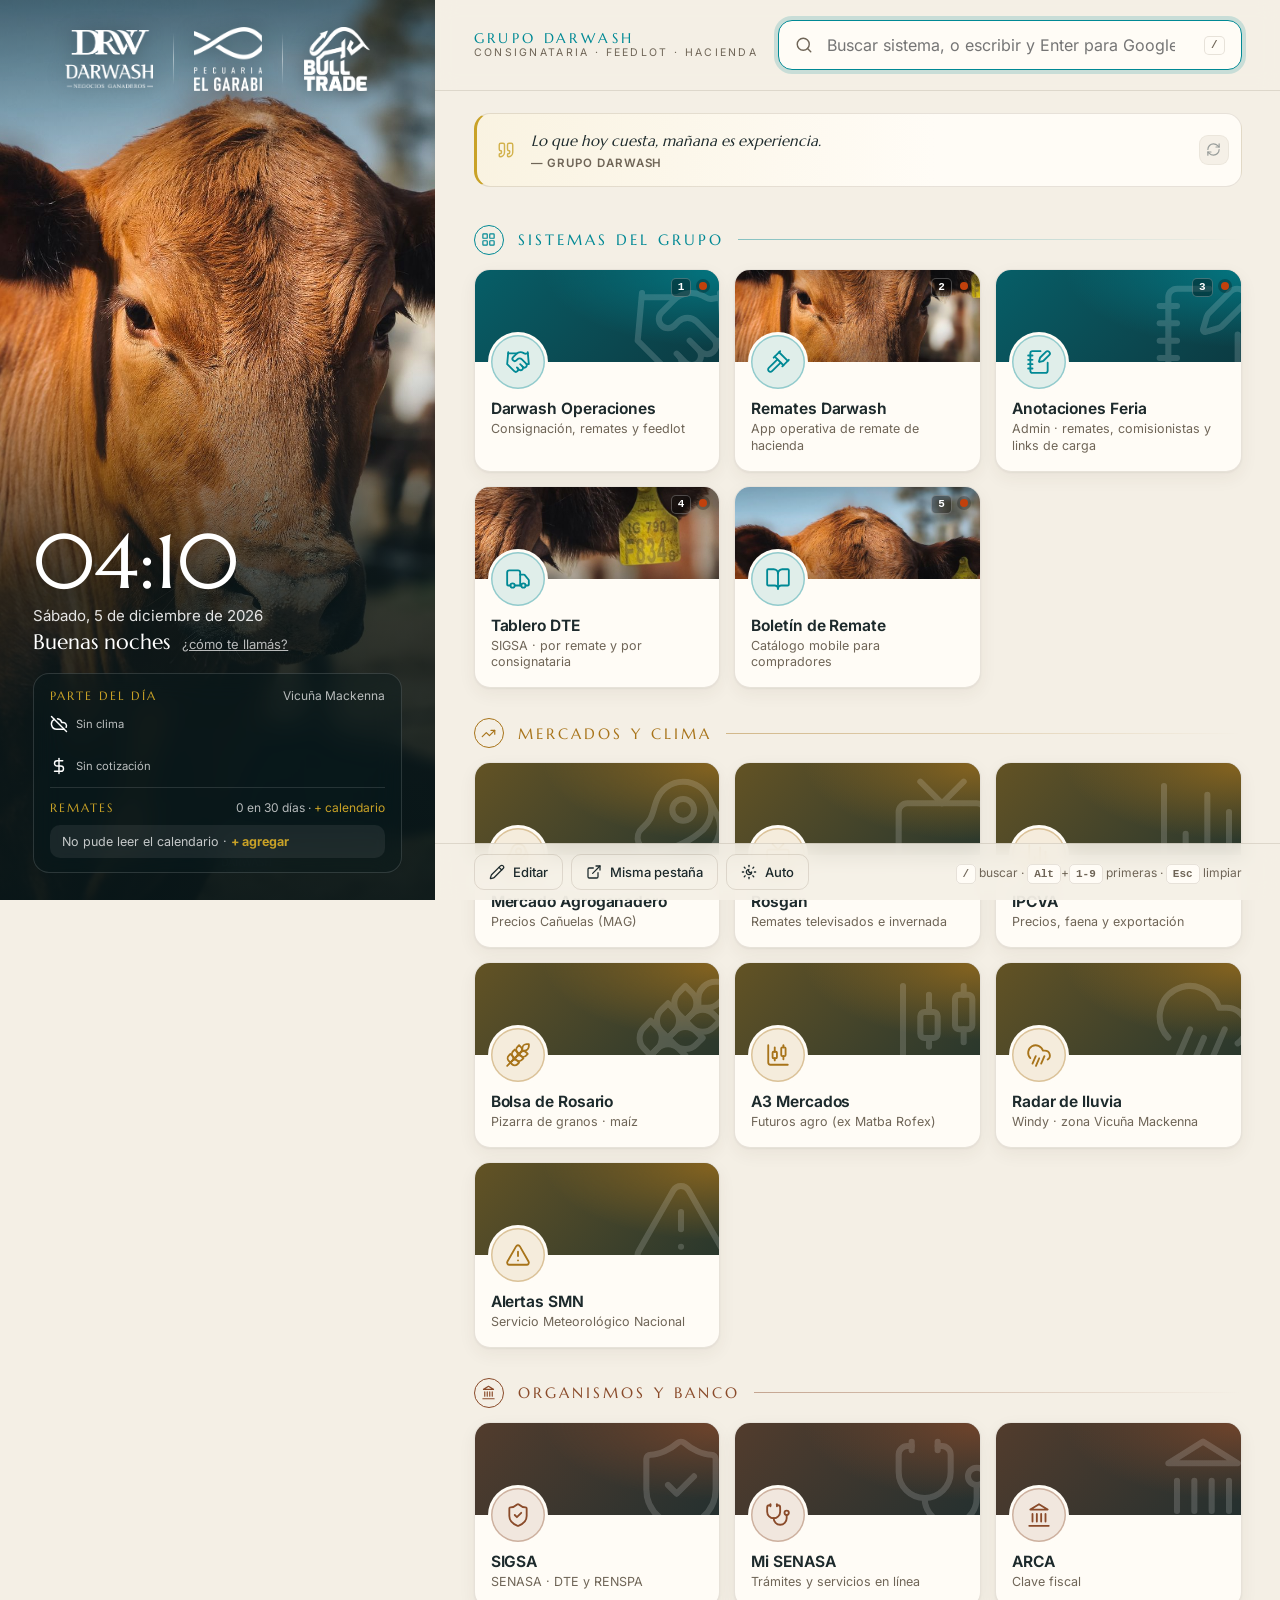
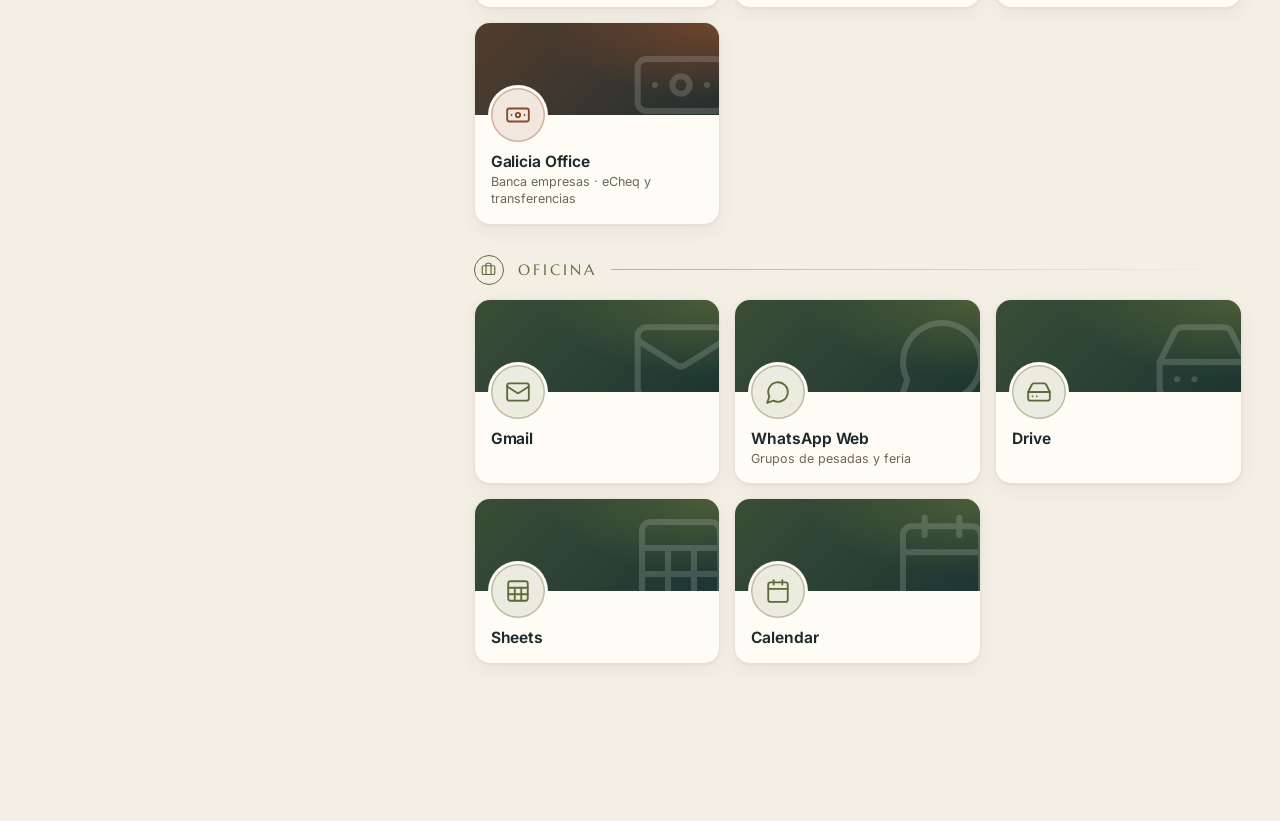
<file: index.html>
<!doctype html>
<html lang="es-AR">
<head>
  <meta charset="utf-8">
  <meta name="viewport" content="width=device-width, initial-scale=1">
  <title>Grupo Darwash · Inicio</title>
  <meta name="theme-color" content="#0B3B40">
  <link rel="manifest" href="site.webmanifest">
  <link rel="icon" href="icons/icon-128.png">
  <link rel="apple-touch-icon" href="icons/icon-512.png">
  <link rel="preload" href="img/hero.jpg" as="image">
  <link rel="stylesheet" href="styles.css">
</head>
<body>
  <div class="layout">
    <!-- ===== Panel foto ===== -->
    <aside class="hero">
      <img class="hero-img" src="img/hero.jpg" alt="">
      <div class="hero-shade"></div>

      <div class="hero-top">
        <div class="grupo-logos">
          <img class="gl gl-drw" src="img/logo-white.png" alt="Darwash · Negocios Ganaderos">
          <span class="gl-sep"></span>
          <img class="gl gl-gar" src="img/garabi-white.png" alt="Pecuaria El Garabí">
          <span class="gl-sep"></span>
          <img class="gl gl-bt" src="img/bulltrade-white.png" alt="Bulltrade">
        </div>
      </div>

      <div class="hero-bottom">
        <div class="clock" id="clock">--:--</div>
        <div class="date" id="date"></div>
        <div class="greet" id="greet"></div>

        <div class="parte">
          <div class="parte-h"><span>Parte del día</span><small id="lugar"></small></div>
          <div class="row" id="weatherChip"><i data-lucide="cloud-sun"></i><span>Cargando clima…</span></div>
          <div class="forecast" id="forecast"></div>
          <div class="row" id="dolarChip"><i data-lucide="dollar-sign"></i><span>Cargando dólar…</span></div>
          <div class="cal" id="calRemates" hidden></div>
        </div>
      </div>
    </aside>

    <!-- ===== Apps ===== -->
    <div class="col">
      <header class="top">
        <div class="brand-mini">
          <div>
            <div class="brand-name">GRUPO DARWASH</div>
            <div class="brand-sub" id="brandSub">Consignataria · Feedlot · Hacienda</div>
          </div>
        </div>
        <label class="search">
          <i data-lucide="search"></i>
          <input id="q" type="search" autocomplete="off" spellcheck="false"
                 placeholder="Buscar sistema, o escribir y Enter para Google">
          <kbd>/</kbd>
        </label>
      </header>

      <section class="frase" id="frase" hidden></section>
      <main id="content"></main>

      <footer class="bar">
        <button class="btn ghost" id="btnEdit"><i data-lucide="pencil"></i><span>Editar</span></button>
        <button class="btn ghost" id="btnTab" title="Abrir apps en pestaña nueva"><i data-lucide="external-link"></i><span>Misma pestaña</span></button>
        <button class="btn ghost" id="btnTheme" title="Tema"><i data-lucide="sun-moon"></i><span>Auto</span></button>
        <span class="spacer"></span>
        <span class="hint"><kbd>/</kbd> buscar · <kbd>Alt</kbd>+<kbd>1-9</kbd> primeras · <kbd>Esc</kbd> limpiar</span>
        <div class="edit-actions" id="editActions" hidden>
          <button class="btn" id="btnExport"><i data-lucide="download"></i><span>Exportar config.js</span></button>
          <label class="btn"><i data-lucide="upload"></i><span>Importar</span><input type="file" id="fileImport" accept=".js,.json" hidden></label>
          <button class="btn danger" id="btnReset"><i data-lucide="rotate-ccw"></i><span>Restaurar</span></button>
        </div>
      </footer>
    </div>
  </div>

  <dialog id="dlg">
    <form id="frm" method="dialog">
      <h3 id="dlgTitle">App</h3>
      <div class="grid2">
        <label>Nombre<input name="nombre" required></label>
        <label><span>Ícono · <a href="https://lucide.dev/icons" target="_blank" rel="noopener">ver lista</a></span>
          <span class="icon-input"><input name="icono" placeholder="truck"><span id="iconPreview"></span></span>
        </label>
      </div>
      <label>URL<input name="url" type="url" placeholder="https://…"></label>
      <label>Descripción<input name="desc"></label>
      <label><span>Foto de fondo · ruta del repo (la ven todos) o subí una (solo vos)</span>
        <span class="foto-input">
          <span id="fotoPreview" class="foto-prev vacia"></span>
          <input name="foto" placeholder="img/cards/tablero-dte.jpg">
          <label class="btn sm"><i data-lucide="image-up"></i><span>Subir</span><input type="file" id="fotoFile" accept="image/*" hidden></label>
          <button type="button" class="btn sm ghost" id="fotoQuitar" title="Quitar foto"><i data-lucide="x"></i></button>
        </span>
      </label>
      <div class="grid2">
        <label>Sección<input name="seccion" list="secList" required></label>
        <label class="checks">
          <span><input type="checkbox" name="fav"> Favorita</span>
          <span><input type="checkbox" name="ping"> Chequear estado</span>
        </label>
      </div>
      <datalist id="secList"></datalist>
      <div class="dlg-actions">
        <button type="button" class="btn danger" id="btnDelete">Borrar</button>
        <span class="spacer"></span>
        <button type="button" class="btn ghost" id="btnCancel">Cancelar</button>
        <button type="submit" class="btn primary" value="ok">Guardar</button>
      </div>
    </form>
  </dialog>

  <dialog id="dlgCal" class="dlg-cal"><div id="calBody"></div></dialog>

  <script src="lucide.min.js"></script>
  <script src="config.js"></script>
  <script src="frases.js"></script>
  <script src="app.js"></script>
</body>
</html>
</file>
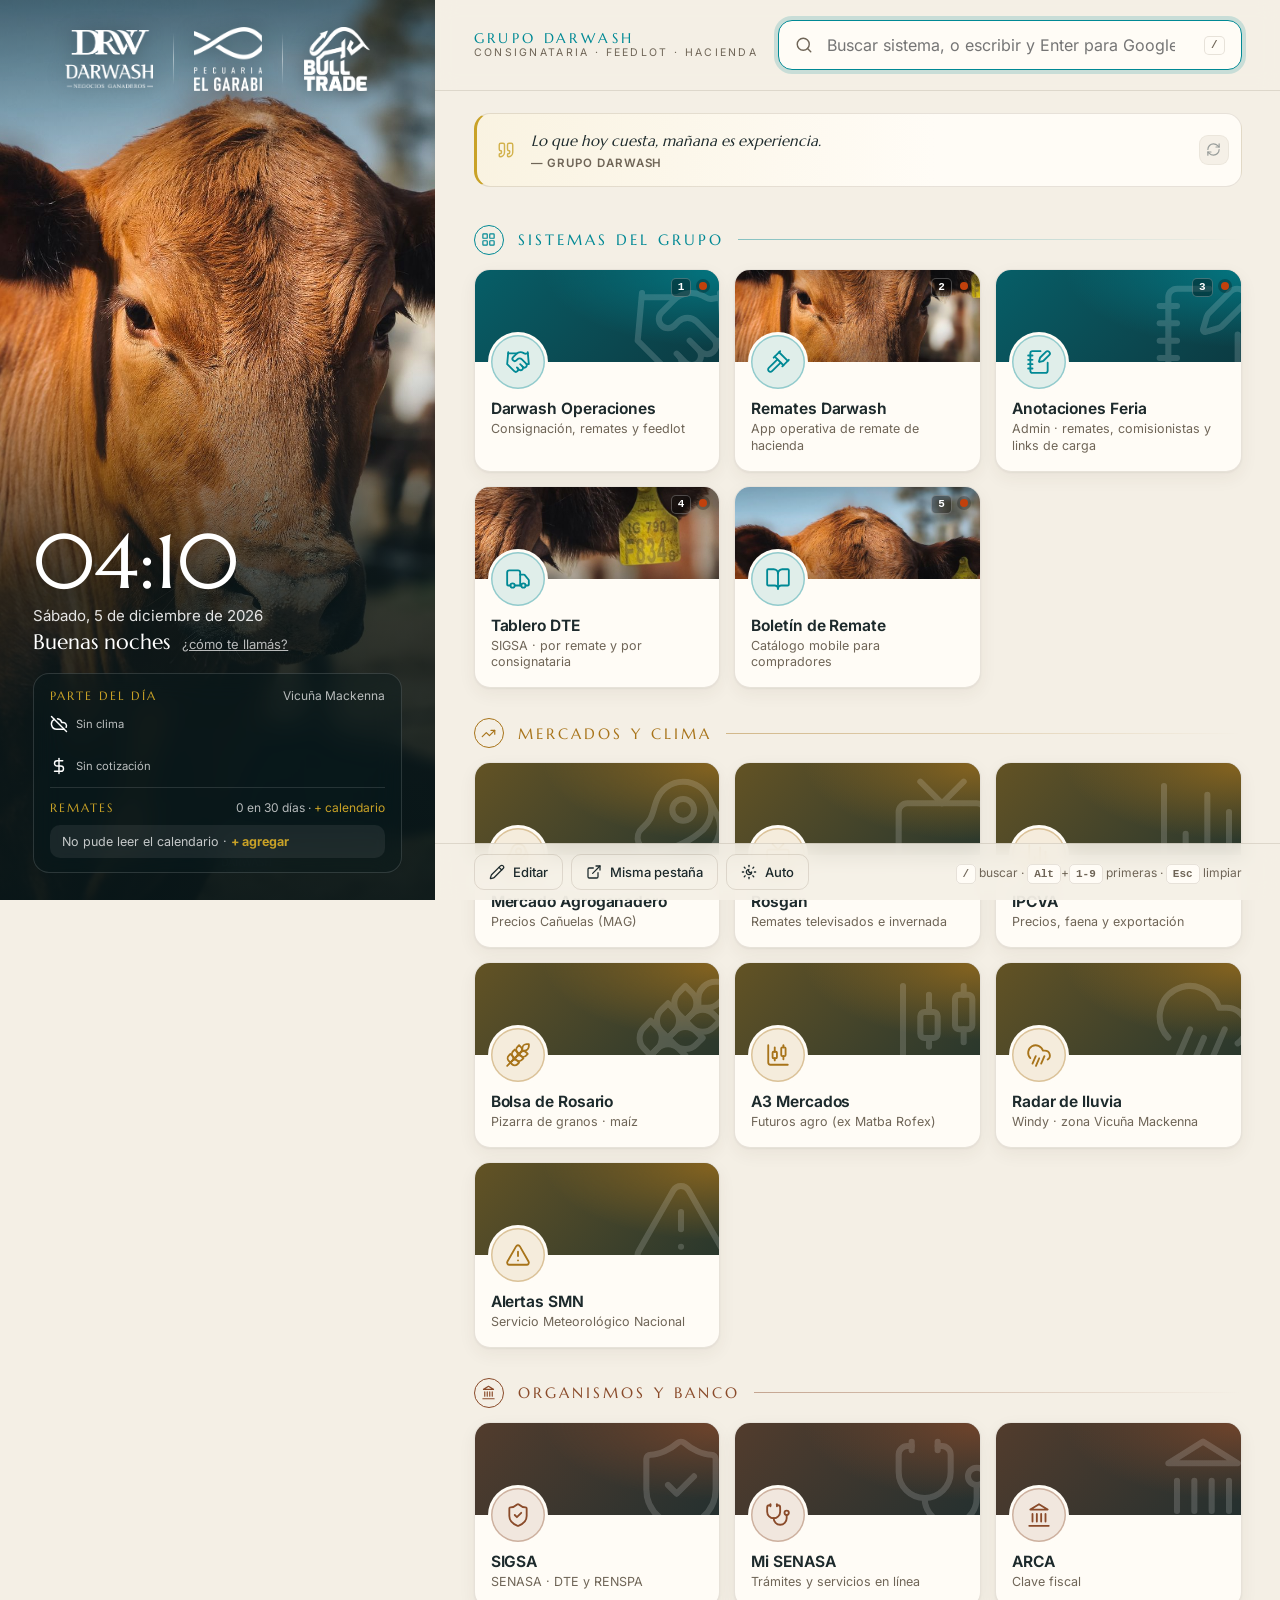
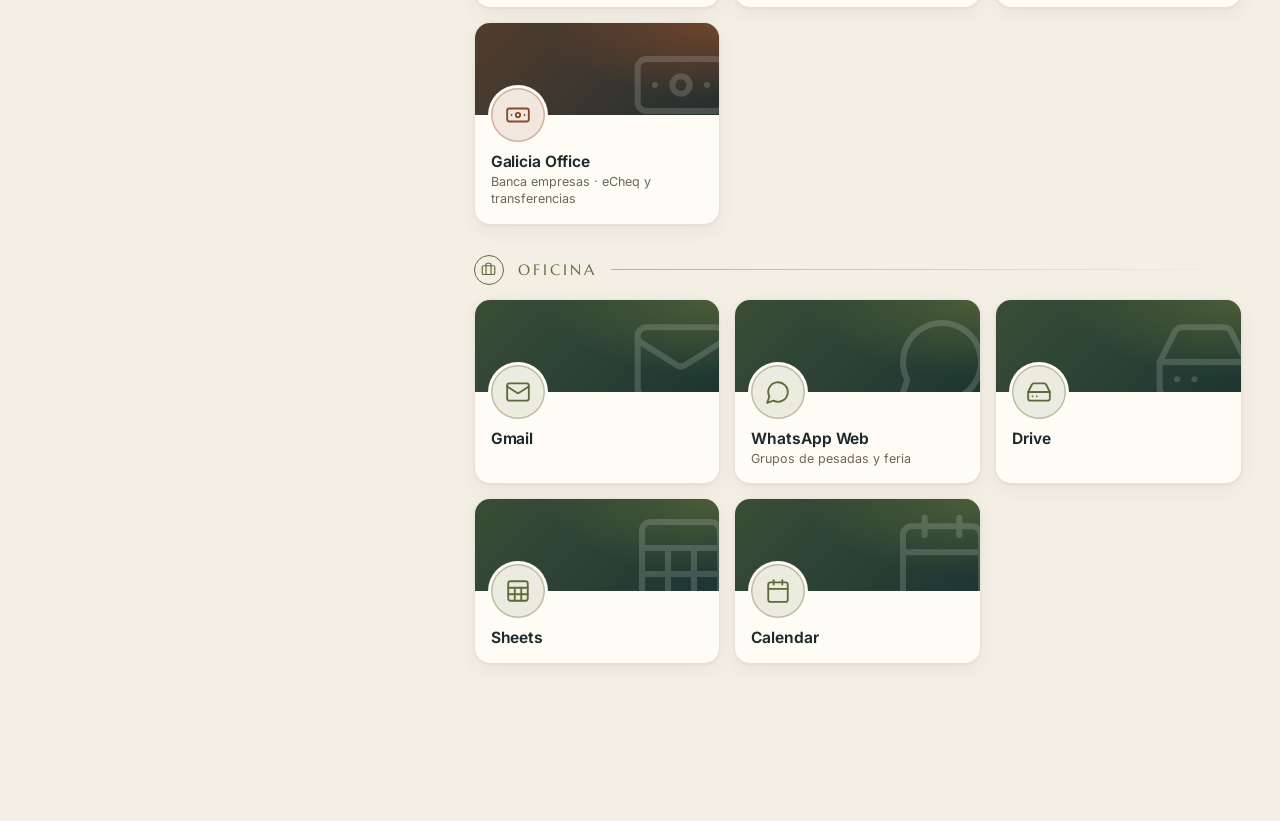
<file: extension-equipo/newtab.html>
<!doctype html>
<html lang="es-AR">
<head>
  <meta charset="utf-8">
  <title>Grupo Darwash · Inicio</title>
  <style>html,body{margin:0;height:100%;background:#0B3B40}</style>
  <script src="redirect.js"></script>
</head>
<body></body>
</html>
</file>
<file: styles.css>
@font-face { font-family: "Marcellus"; src: url("fonts/marcellus-latin-400-normal.woff2") format("woff2"); font-weight: 400; font-display: swap; }
@font-face { font-family: "InterV"; src: url("fonts/inter-latin-wght-normal.woff2") format("woff2"); font-weight: 100 900; font-display: swap; }

:root {
  --teal: #008995;
  --teal-d: #0B5C63;
  --navy: #122A42;
  --gold: #C9A227;
  --serif: "Marcellus", "Palatino Linotype", Georgia, serif;
  --sans: "InterV", "Segoe UI", system-ui, sans-serif;

  --bg: #F4EFE5;           /* papel / arena */
  --bg2: #EAE3D5;
  --card: #FFFCF6;
  --line: rgba(74, 52, 30, .13);
  --txt: #1D2A2C;
  --mut: #6F6557;
  --shadow: 0 1px 2px rgba(74,52,30,.06), 0 6px 18px rgba(74,52,30,.06);
  --shadow-h: 0 4px 10px rgba(74,52,30,.08), 0 18px 40px rgba(74,52,30,.14);
  color-scheme: light;
}
@media (prefers-color-scheme: dark) {
  :root:not([data-theme="light"]) {
    --bg: #101816; --bg2: #16211F; --card: #172220; --line: rgba(233,222,200,.09);
    --txt: #EDE6D8; --mut: #A39A89; --shadow: none; --shadow-h: 0 16px 40px rgba(0,0,0,.5);
    color-scheme: dark;
  }
}
:root[data-theme="dark"] {
  --bg: #101816; --bg2: #16211F; --card: #172220; --line: rgba(233,222,200,.09);
  --txt: #EDE6D8; --mut: #A39A89; --shadow: none; --shadow-h: 0 16px 40px rgba(0,0,0,.5);
  color-scheme: dark;
}

* { box-sizing: border-box; }
[hidden] { display: none !important; }
html, body { margin: 0; }
body { font-family: var(--sans); background: var(--bg); color: var(--txt); -webkit-font-smoothing: antialiased; }
svg.lucide { width: 18px; height: 18px; stroke-width: 1.9; flex: none; }
a { color: inherit; }
kbd {
  font: 600 11px/1 ui-monospace, Consolas, monospace; padding: 3px 6px; border-radius: 5px;
  border: 1px solid var(--line); color: var(--mut); background: var(--card);
}

/* ================= layout ================= */
.layout { display: grid; grid-template-columns: minmax(360px, 34vw) 1fr; min-height: 100vh; }
.col { min-width: 0; display: flex; flex-direction: column; }

/* ================= hero (foto) ================= */
.hero {
  position: sticky; top: 0; height: 100vh; overflow: hidden; color: #fff;
  display: flex; flex-direction: column; justify-content: space-between;
  background: #3a2414;
}
.hero-img { position: absolute; inset: 0; width: 100%; height: 100%; object-fit: cover; object-position: 38% 30%;
  animation: kenburns 40s ease-in-out infinite alternate; }
@keyframes kenburns { from { transform: scale(1.02); } to { transform: scale(1.09) translate(-1%, -1%); } }
@media (prefers-reduced-motion: reduce) { .hero-img { animation: none; } }
.hero-shade { position: absolute; inset: 0;
  background:
    linear-gradient(180deg, rgba(8,22,24,.55) 0%, rgba(8,22,24,0) 22%, rgba(8,22,24,0) 38%, rgba(8,22,24,.78) 66%, rgba(8,22,24,.94) 100%); }
.hero-top, .hero-bottom { position: relative; z-index: 1; padding: clamp(16px, 3vh, 28px) clamp(22px, 2.6vw, 40px); }
.hero-top { display: flex; justify-content: center; }
.logo { width: clamp(130px, min(12vw, 20vh), 200px); filter: drop-shadow(0 2px 10px rgba(0,0,0,.35)); }

.clock { font-family: var(--serif); font-size: clamp(56px, min(6vw, 11vh), 100px); line-height: .95; letter-spacing: -.01em;
  font-variant-numeric: tabular-nums; text-shadow: 0 2px 20px rgba(0,0,0,.35); }
.date { margin-top: 8px; font-size: 15px; opacity: .88; }
.greet { margin-top: 4px; font-family: var(--serif); font-size: 21px; }
.greet em { font-style: normal; color: var(--gold); }
.greet em.nombre { cursor: pointer; }

.parte {
  margin-top: 18px; padding: 14px 16px; border-radius: 16px;
  background: rgba(10, 26, 28, .45); border: 1px solid rgba(255,255,255,.14);
  backdrop-filter: blur(14px) saturate(1.2); -webkit-backdrop-filter: blur(14px) saturate(1.2);
  display: flex; flex-direction: column; gap: 12px;
}
.parte-h { display: flex; justify-content: space-between; align-items: baseline;
  font-family: var(--serif); letter-spacing: .16em; text-transform: uppercase; font-size: 12px; color: var(--gold); }
.parte-h small { font-family: var(--sans); letter-spacing: 0; text-transform: none; color: rgba(255,255,255,.7); font-size: 12px; }
.parte .row { display: flex; align-items: center; gap: 8px; flex-wrap: wrap; font-size: 13.5px; }
.parte .row b { font-weight: 650; font-size: 15px; }
.parte .row small { color: rgba(255,255,255,.72); }
.parte .sep { width: 1px; height: 14px; background: rgba(255,255,255,.22); margin: 0 2px; }
.parte .big { font-family: var(--serif); font-size: 30px; line-height: 1; font-weight: 400; margin-right: 2px; }
.forecast { display: grid; grid-template-columns: repeat(5, 1fr); gap: 6px; }
.fc { display: flex; flex-direction: column; align-items: center; gap: 3px; padding: 7px 2px; border-radius: 10px;
  background: rgba(255,255,255,.07); font-size: 11.5px; color: rgba(255,255,255,.75); text-align: center; }
.fc b { color: #fff; font-weight: 600; font-size: 12.5px; }
.fc .rain { color: #7FD6DD; font-weight: 700; }
.fc.ayer { background: rgba(0,137,149,.45); }
.fc.ayer .rain { color: #fff; }
.fc svg { width: 18px; height: 18px; }
.parte .remate { padding-top: 10px; border-top: 1px solid rgba(255,255,255,.12); }
.parte .remate b { color: var(--gold); }

/* ================= columna apps ================= */
.top {
  position: sticky; top: 0; z-index: 4; display: flex; align-items: center; gap: 20px;
  padding: 20px clamp(18px, 3vw, 44px);
  background: color-mix(in srgb, var(--bg) 88%, transparent); backdrop-filter: blur(10px);
  border-bottom: 1px solid var(--line);
}
.brand-mini { display: flex; align-items: center; gap: 12px; flex: none; }
.mono { height: 30px; width: auto; }
.brand-name { font-family: var(--serif); letter-spacing: .2em; font-size: 16px; color: var(--teal); line-height: 1.1; }
.brand-sub { font-size: 10.5px; letter-spacing: .22em; text-transform: uppercase; color: var(--mut); }
.search {
  flex: 1; max-width: 620px; margin-left: auto; display: flex; align-items: center; gap: 12px;
  padding: 0 16px; height: 50px; border-radius: 14px; background: var(--card);
  border: 1px solid var(--line); box-shadow: var(--shadow); transition: .15s;
}
.search:focus-within { border-color: var(--teal); box-shadow: 0 0 0 4px color-mix(in srgb, var(--teal) 18%, transparent); }
.search svg { color: var(--mut); }
.search input { flex: 1; min-width: 0; border: 0; outline: 0; background: transparent; color: var(--txt); font: 16px var(--sans); height: 100%; }

main { padding: 8px clamp(18px, 3vw, 44px) 100px; }

/* ---- secciones ---- */
.sec { margin-top: 30px; }
.sec-h {
  display: flex; align-items: center; gap: 14px; margin: 0 0 14px;
  font: 400 15px/1 var(--serif); letter-spacing: .2em; text-transform: uppercase; color: var(--c, var(--teal));
}
.sec-h .sw { width: 30px; height: 30px; border-radius: 50%; display: grid; place-items: center;
  border: 1.5px solid currentColor; }
.sec-h .sw svg { width: 15px; height: 15px; }
.sec-h .line { flex: 1; height: 1px; background: linear-gradient(90deg, color-mix(in srgb, var(--c, var(--teal)) 45%, transparent), transparent); }
.sec-h .count { font: 600 11px var(--sans); letter-spacing: 0; color: var(--mut); }

.grid { display: grid; gap: 14px; grid-template-columns: repeat(auto-fill, minmax(200px, 1fr)); }
.tile {
  --c: var(--teal);
  position: relative; display: flex; flex-direction: column; gap: 16px;
  padding: 18px 18px 16px; border-radius: 16px; text-decoration: none; min-height: 142px;
  background: var(--card); border: 1px solid var(--line); box-shadow: var(--shadow);
  transition: transform .16s ease, box-shadow .16s ease, border-color .16s; outline: none; overflow: hidden;
}
.tile::before { content: ""; position: absolute; left: 0; top: 0; bottom: 0; width: 4px; background: var(--c);
  transform: scaleY(0); transform-origin: bottom; transition: transform .2s ease; }
.tile:hover, .tile:focus-visible { transform: translateY(-3px); box-shadow: var(--shadow-h);
  border-color: color-mix(in srgb, var(--c) 40%, var(--line)); }
.tile:hover::before, .tile:focus-visible::before { transform: scaleY(1); }
.tile .ico {
  width: 54px; height: 54px; border-radius: 50%; display: grid; place-items: center;
  color: var(--c); background: color-mix(in srgb, var(--c) 11%, transparent);
  box-shadow: inset 0 0 0 1.5px color-mix(in srgb, var(--c) 35%, transparent);
  transition: background .16s, color .16s;
}
.tile:hover .ico, .tile:focus-visible .ico { background: var(--c); color: #fff; }
.tile .ico svg { width: 26px; height: 26px; stroke-width: 1.7; }
.tile .ico .letter { font: 22px var(--serif); }
.tile .txt { display: flex; flex-direction: column; gap: 3px; min-width: 0; }
.tile b { font-size: 15.5px; font-weight: 650; letter-spacing: -.005em; }
.tile small { color: var(--mut); font-size: 12.5px; line-height: 1.35;
  overflow: hidden; display: -webkit-box; -webkit-line-clamp: 2; -webkit-box-orient: vertical; }
.tile .dot { position: absolute; top: 16px; right: 16px; width: 8px; height: 8px; border-radius: 50%; }
.tile .dot.ok { background: #3FA34D; box-shadow: 0 0 0 4px rgba(63,163,77,.16); }
.tile .dot.ko { background: #C2410C; box-shadow: 0 0 0 4px rgba(194,65,12,.16); }
.tile .dot.wait { background: var(--mut); opacity: .35; }
.tile .num { position: absolute; top: 12px; right: 32px; }
.tile.nourl { opacity: .6; border-style: dashed; box-shadow: none; }
.tile .badge { position: absolute; top: 14px; right: 14px; font-size: 10px; font-weight: 700; letter-spacing: .06em;
  text-transform: uppercase; padding: 3px 7px; border-radius: 6px; color: #9A7412;
  background: color-mix(in srgb, var(--gold) 20%, transparent); }
.tile .tools { position: absolute; right: 10px; bottom: 10px; display: none; gap: 6px; z-index: 2; }
body.editing .tile .tools { display: flex; }
.tbtn { width: 32px; height: 32px; border-radius: 9px; border: 1px solid var(--line); display: grid; place-items: center;
  background: var(--bg2); color: var(--txt); cursor: pointer; }
.tbtn:hover { border-color: var(--teal); color: var(--teal); }
.tbtn.on { color: var(--gold); } .tbtn.on svg { fill: var(--gold); }
.tile.add-tile { align-items: center; justify-content: center; flex-direction: row; gap: 8px; color: var(--mut);
  border-style: dashed; cursor: pointer; box-shadow: none; background: transparent; font: 500 14px var(--sans); }
body:not(.editing) .add-tile { display: none; }

/* favoritas: fila horizontal más compacta */
.grid.compact { grid-template-columns: repeat(auto-fill, minmax(240px, 1fr)); }
.grid.compact .tile { flex-direction: row; align-items: center; min-height: 0; padding: 14px; gap: 14px; }
.grid.compact .tile .ico { width: 44px; height: 44px; }
.grid.compact .tile .ico svg { width: 21px; height: 21px; }
.grid.compact .tile small { -webkit-line-clamp: 1; }
.grid.compact .tile .dot { top: 10px; right: 10px; }
.grid.compact .tile .num, .grid.compact .tile .badge { display: none; }

.empty { text-align: center; color: var(--mut); padding: 34px 0; }
.empty b { color: var(--txt); }

/* ---- footer ---- */
.bar {
  position: sticky; bottom: 0; margin-top: auto; display: flex; align-items: center; gap: 8px; flex-wrap: wrap;
  padding: 10px clamp(18px, 3vw, 44px); background: color-mix(in srgb, var(--bg) 88%, transparent);
  backdrop-filter: blur(10px); border-top: 1px solid var(--line); z-index: 4;
}
.spacer { flex: 1; }
.hint { color: var(--mut); font-size: 12px; }
.edit-actions { display: flex; gap: 8px; }
.btn { display: inline-flex; align-items: center; gap: 8px; height: 36px; padding: 0 14px; border-radius: 10px;
  border: 1px solid var(--line); background: var(--card); color: var(--txt); font: 500 13px var(--sans); cursor: pointer; }
.btn:hover { border-color: var(--teal); }
.btn.ghost { background: transparent; }
.btn.primary { background: var(--teal); border-color: var(--teal); color: #fff; }
.btn.danger { color: #C2410C; }
.btn.active { background: var(--gold); border-color: var(--gold); color: var(--navy); }
.btn svg { width: 16px; height: 16px; }

/* ---- dialog ---- */
dialog { border: 1px solid var(--line); border-radius: 18px; padding: 0; width: min(560px, calc(100vw - 32px));
  background: var(--bg); color: var(--txt); box-shadow: 0 30px 80px rgba(0,0,0,.4); }
dialog::backdrop { background: rgba(10, 20, 18, .55); backdrop-filter: blur(3px); }
dialog form { padding: 22px; display: flex; flex-direction: column; gap: 14px; }
dialog h3 { margin: 0 0 4px; font: 400 22px var(--serif); color: var(--teal); }
dialog label { display: flex; flex-direction: column; gap: 6px; font-size: 12px; color: var(--mut); font-weight: 600; }
dialog input:not([type=checkbox]) { height: 40px; border-radius: 10px; border: 1px solid var(--line); background: var(--card);
  color: var(--txt); padding: 0 12px; font: 14px var(--sans); width: 100%; }
dialog input:focus { outline: 2px solid var(--teal); outline-offset: -1px; }
.grid2 { display: grid; grid-template-columns: 1fr 1fr; gap: 12px; }
.checks { justify-content: flex-end; }
.checks span { display: flex; align-items: center; gap: 8px; color: var(--txt); font-weight: 500; font-size: 13px; }
.icon-input { display: flex; gap: 8px; align-items: center; }
#iconPreview { width: 40px; height: 40px; flex: none; border-radius: 50%; display: grid; place-items: center;
  background: var(--card); border: 1px solid var(--line); color: var(--teal); }
.dlg-actions { display: flex; gap: 8px; margin-top: 6px; }

/* ================= responsive ================= */
@media (max-width: 980px) {
  .layout { grid-template-columns: 1fr; }
  .hero { position: relative; height: auto; min-height: 560px; }
  .hero-img { object-position: 40% 25%; }
  .brand-mini { display: none; }
  .search { margin-left: 0; max-width: none; }
}
@media (max-width: 560px) {
  .hero { min-height: 520px; }
  .hero-top, .hero-bottom { padding: 18px 16px; }
  .logo { width: 140px; }
  .top { padding: 12px 16px; }
  main { padding: 0 16px 90px; }
  .grid { grid-template-columns: repeat(2, 1fr); gap: 10px; }
  .tile { padding: 14px; min-height: 124px; }
  .tile .ico { width: 46px; height: 46px; }
  .hint { display: none; }
  .bar { padding: 8px 16px; }
  .bar .btn span { display: none; }
  .grid2 { grid-template-columns: 1fr; }
  .sec-h { font-size: 13px; letter-spacing: .14em; }
}

/* ================= remates (dentro del parte) ================= */
.cal { padding-top: 12px; border-top: 1px solid rgba(255,255,255,.12); display: flex; flex-direction: column; gap: 10px; }
.parte-h small a { color: var(--gold); text-decoration: none; }
.parte-h small a:hover { text-decoration: underline; }
.cal-grid { display: grid; grid-template-columns: repeat(5, 1fr); gap: 6px; }
.rc { font: inherit; border: 0; cursor: pointer; position: relative; display: flex; flex-direction: column; align-items: center; gap: 2px; padding: 8px 3px 7px;
  border-radius: 10px; background: rgba(255,255,255,.07); color: rgba(255,255,255,.75); text-decoration: none;
  font-size: 11px; text-align: center; min-width: 0; overflow: hidden; transition: background .15s; }
.rc:hover { background: rgba(255,255,255,.14); }
.rc::before { content: ""; position: absolute; top: 0; left: 22%; right: 22%; height: 3px; border-radius: 0 0 3px 3px; background: var(--pc); }
.rc-dia { font-size: 11px; }
.rc-fecha { color: #fff; font-size: 12.5px; font-weight: 650; white-space: nowrap; }
.rc-lug { max-width: 100%; white-space: nowrap; overflow: hidden; text-overflow: ellipsis; font-size: 10.5px; padding: 0 3px; }
.rc-cuando { color: #7FD6DD; font-weight: 700; font-size: 11px; }
.rc.prox { background: rgba(0,137,149,.45); }
.rc.hoy { background: var(--gold); color: rgba(18,42,66,.8); }
.rc.hoy .rc-fecha, .rc.hoy .rc-cuando { color: var(--navy); }
.rc.hoy::before { background: var(--navy); }
.rc-vacio { font: inherit; border: 0; cursor: pointer; text-align: left; grid-column: 1 / -1; padding: 9px 12px; border-radius: 10px; background: rgba(255,255,255,.07);
  font-size: 12.5px; color: rgba(255,255,255,.75); text-decoration: none; }
.rc-vacio b { color: var(--gold); }

.linkbtn { background: none; border: 0; padding: 0; font: inherit; color: var(--gold); cursor: pointer; }
.linkbtn:hover { text-decoration: underline; }
.linkbtn.mut { color: var(--mut); font-size: 12px; align-self: flex-start; }

/* ---- modal calendario ---- */
.dlg-cal { width: min(900px, calc(100vw - 24px)); }
#calBody { padding: 20px 22px 22px; }
.cal-top { display: flex; align-items: center; gap: 14px; margin-bottom: 16px; flex-wrap: wrap; }
.cal-top h3 { margin: 0; font: 400 22px var(--serif); color: var(--teal); }
.cal-nav { display: flex; align-items: center; gap: 8px; margin-left: auto; }
.cal-nav b { min-width: 140px; text-align: center; font: 400 17px var(--serif); }
.btn.sm { height: 32px; padding: 0 10px; }
.cal-wrap { display: grid; grid-template-columns: 1fr 280px; gap: 18px; }
.cal-mes { display: grid; grid-template-columns: repeat(7, 1fr); gap: 5px; }
.cd-h { text-align: center; font-size: 11px; font-weight: 700; letter-spacing: .06em; text-transform: uppercase; color: var(--mut); padding-bottom: 4px; }
.cd { min-height: 70px; border-radius: 10px; border: 1px solid var(--line); background: var(--card); color: var(--txt);
  display: flex; flex-direction: column; align-items: stretch; gap: 3px; padding: 5px; cursor: pointer; font: inherit; text-align: left; overflow: hidden; }
.cd:hover { border-color: var(--teal); }
.cd.vacia { border: 0; background: transparent; cursor: default; }
.cd.pasado { opacity: .5; }
.cd-n { font-size: 12.5px; font-weight: 600; }
.cd.hoy .cd-n { background: var(--teal); color: #fff; border-radius: 6px; padding: 1px 6px; align-self: flex-start; }
.cd.sel { border: 2px solid var(--gold); padding: 4px; }
.cd-p { font-size: 10.5px; font-weight: 600; padding: 2px 5px; border-radius: 5px; white-space: nowrap; overflow: hidden; text-overflow: ellipsis;
  background: color-mix(in srgb, var(--pc) 22%, transparent); border-left: 3px solid var(--pc); }
.cd-mas { font-size: 10px; color: var(--mut); }
.cal-dia { display: flex; flex-direction: column; gap: 12px; padding: 14px; border-radius: 14px; background: var(--bg2); border: 1px solid var(--line); }
.cal-dia-t { font: 400 18px var(--serif); }
.cal-dia-l { display: flex; flex-direction: column; gap: 6px; }
.cal-it { display: flex; align-items: center; gap: 8px; padding: 6px 6px 6px 10px; border-radius: 10px; background: var(--card); border: 1px solid var(--line); font-weight: 600; font-size: 14px; }
.cal-it span { flex: 1; } .cal-it small { color: var(--mut); font-weight: 400; }
.cal-it .pdot { width: 9px; height: 9px; border-radius: 50%; background: var(--pc); }
.cal-nada { color: var(--mut); font-size: 13px; }
.cal-form { display: flex; flex-direction: column; gap: 10px; padding-top: 12px; border-top: 1px solid var(--line); }
.cal-form label { display: flex; flex-direction: column; gap: 6px; font-size: 12px; color: var(--mut); font-weight: 600; }
.cal-form input { height: 40px; border-radius: 10px; border: 1px solid var(--line); background: var(--card); color: var(--txt); padding: 0 12px; font: 14px var(--sans); }
.cal-form input:focus { outline: 2px solid var(--teal); outline-offset: -1px; }
.cal-form .btn.primary { justify-content: center; height: 40px; }
.chips { display: flex; flex-wrap: wrap; gap: 6px; }
.chip-p { font: 600 12px var(--sans); padding: 6px 10px; border-radius: 999px; cursor: pointer; color: var(--txt);
  border: 1px solid color-mix(in srgb, var(--pc) 55%, transparent); background: color-mix(in srgb, var(--pc) 14%, transparent); }
.chip-p:hover { background: color-mix(in srgb, var(--pc) 30%, transparent); }
.cal-msg { font-size: 12.5px; min-height: 16px; }
.cal-msg.ok { color: #3FA34D; } .cal-msg.err { color: #C2410C; }
@media (max-width: 720px) {
  .cal-wrap { grid-template-columns: 1fr; }
  .cd { min-height: 48px; } .cd-p { font-size: 0; padding: 0; height: 5px; border-left: 0; background: var(--pc); }
  .cal-nav { margin-left: 0; }
}

/* ================= grupo (3 empresas) ================= */
.grupo-logos { display: flex; align-items: center; justify-content: center; gap: clamp(12px, 1.6vw, 22px); width: 100%; }
.gl { height: clamp(44px, min(5vw, 9vh), 74px); width: auto; filter: drop-shadow(0 2px 10px rgba(0,0,0,.4)); }
.gl-drw { height: clamp(40px, min(4.6vw, 8.4vh), 68px); }
.gl-sep { width: 1px; align-self: stretch; margin: 6px 0; background: linear-gradient(transparent, rgba(255,255,255,.45), transparent); }
.brand-mini { gap: 16px; }
.brand-name { font-size: 14px; letter-spacing: .24em; }
.brand-logos { display: flex; align-items: center; gap: 12px; padding-left: 16px; border-left: 1px solid var(--line); }
.brand-logos img { height: 30px; width: auto; }
@media (prefers-color-scheme: dark) { :root:not([data-theme="light"]) .brand-logos img { filter: brightness(0) invert(1); opacity: .85; } }
:root[data-theme="dark"] .brand-logos img { filter: brightness(0) invert(1); opacity: .85; }
.greet .nombre { cursor: pointer; border-bottom: 1px dashed rgba(201,162,39,.5); }
.greet .pedir { font: 13px var(--sans); color: rgba(255,255,255,.7); background: none; border: 0; cursor: pointer; text-decoration: underline; margin-left: 6px; padding: 0; }
@media (max-width: 1180px) { .brand-logos { display: none; } }

/* ================= tarjetas con foto de fondo ================= */
.grid:not(.compact) .tile:not(.add-tile) { padding: 0; gap: 0; min-height: 0; }
.tile .cover {
  position: relative; display: block; height: 92px; overflow: hidden; flex: none;
  background:
    radial-gradient(120% 140% at 100% 0%, color-mix(in srgb, var(--c) 70%, transparent), transparent 60%),
    linear-gradient(135deg, color-mix(in srgb, var(--c) 55%, #0E2A30), color-mix(in srgb, var(--c) 18%, #0E2A30));
}
.tile .cover img { width: 100%; height: 100%; object-fit: cover; display: block; transition: transform .5s ease; }
.tile .cover.foto::after { content: ""; position: absolute; inset: 0;
  background: linear-gradient(180deg, rgba(0,0,0,.18) 0%, transparent 35%, transparent 60%, rgba(0,0,0,.28) 100%); }
.tile .cover .cover-ico { position: absolute; right: -14px; bottom: -22px; width: 104px; height: 104px; color: #fff; opacity: .16; stroke-width: 1.4; }
.tile:hover .cover img, .tile:focus-visible .cover img { transform: scale(1.06); }
.grid:not(.compact) .tile .ico {
  margin: -27px 0 0 16px; position: relative; z-index: 1; width: 54px; height: 54px;
  background: color-mix(in srgb, var(--c) 12%, var(--card)); box-shadow: 0 0 0 3px var(--card), inset 0 0 0 1.5px color-mix(in srgb, var(--c) 35%, transparent);
}
.grid:not(.compact) .tile .txt { padding: 10px 16px 16px; }
.grid:not(.compact) .tile .dot { top: 12px; right: 12px; box-shadow: 0 0 0 3px rgba(0,0,0,.25); }
.grid:not(.compact) .tile .num { top: 8px; right: 28px; background: rgba(0,0,0,.35); color: #fff; border-color: rgba(255,255,255,.25); }
.grid:not(.compact) .tile .badge { top: 10px; right: 10px; background: rgba(0,0,0,.45); color: #F5D77A; }
.grid:not(.compact) .tile::before { z-index: 2; }
.grid.compact .tile .cover { display: none; }
.tile.add-tile { min-height: 150px; }
@media (max-width: 560px) { .tile .cover { height: 72px; } .grid:not(.compact) .tile .ico { width: 44px; height: 44px; margin-top: -22px; margin-left: 12px; } .grid:not(.compact) .tile .txt { padding: 8px 12px 12px; } }

/* ================= ordenar / ocultar secciones ================= */
.sec-ctrl { display: none; gap: 6px; margin-left: 4px; }
body.editing .sec-ctrl { display: inline-flex; }
.sec-ctrl .tbtn { width: 30px; height: 30px; color: var(--txt); }
.sec-ctrl .tbtn:disabled { opacity: .3; cursor: default; }
.sec-ctrl .tbtn.on { color: #C2410C; } .sec-ctrl .tbtn.on svg { fill: none; }
.sec.is-oculta { opacity: .45; }
.sec.is-oculta .grid { display: none; }
.ocultas-nota { margin-top: 26px; text-align: center; color: var(--mut); font-size: 12.5px; }

/* ---- editor: foto ---- */
.foto-input { display: flex; gap: 8px; align-items: center; }
.foto-input input { flex: 1; }
.foto-prev { width: 84px; height: 40px; flex: none; border-radius: 8px; background: var(--bg2) center/cover no-repeat; border: 1px solid var(--line); }
.foto-prev.vacia { background-image: repeating-linear-gradient(45deg, transparent 0 6px, var(--line) 6px 7px); }
.foto-input .btn.sm { height: 40px; }
.grid:not(.compact) .tile .tools { top: 10px; left: 10px; right: auto; bottom: auto; }
.grid:not(.compact) .tile .tools .tbtn { background: rgba(0,0,0,.45); color: #fff; border-color: rgba(255,255,255,.25); }

/* ================= frase del día ================= */
.frase { margin: 22px clamp(18px, 3vw, 44px) 0; display: flex; flex-direction: column; gap: 8px; }
.frase-msg { display: flex; align-items: center; gap: 10px; padding: 10px 14px; border-radius: 12px; font-weight: 600; font-size: 14px;
  background: color-mix(in srgb, var(--teal) 12%, var(--card)); border: 1px solid color-mix(in srgb, var(--teal) 30%, transparent); color: var(--txt); }
.frase-msg svg { color: var(--teal); }
.frase-msg.dest { background: color-mix(in srgb, var(--gold) 22%, var(--card)); border-color: color-mix(in srgb, var(--gold) 55%, transparent); }
.frase-msg.dest svg { color: #A8741A; }
.frase-main { position: relative; display: flex; align-items: center; gap: 16px; padding: 16px 52px 16px 20px; border-radius: 16px;
  background: linear-gradient(90deg, color-mix(in srgb, var(--gold) 10%, var(--card)), var(--card) 60%);
  border: 1px solid var(--line); border-left: 3px solid var(--gold); }
.frase-q { width: 30px; height: 30px; color: var(--gold); opacity: .8; flex: none; }
.frase blockquote { margin: 0; font: italic 400 clamp(15px, 1.15vw, 18px)/1.45 var(--serif); color: var(--txt); }
.frase cite { display: block; margin-top: 4px; font: 600 11.5px var(--sans); font-style: normal; letter-spacing: .08em; text-transform: uppercase; color: var(--mut); }
.frase-otra { position: absolute; right: 12px; top: 50%; transform: translateY(-50%); width: 30px; height: 30px; opacity: .45; }
.frase-otra:hover { opacity: 1; }
.frase-otra svg { width: 15px; height: 15px; }
@media (max-width: 560px) { .frase { margin: 14px 16px 0; } .frase-main { padding: 14px 44px 14px 14px; gap: 10px; } .frase-q { width: 22px; height: 22px; } }
</file>
